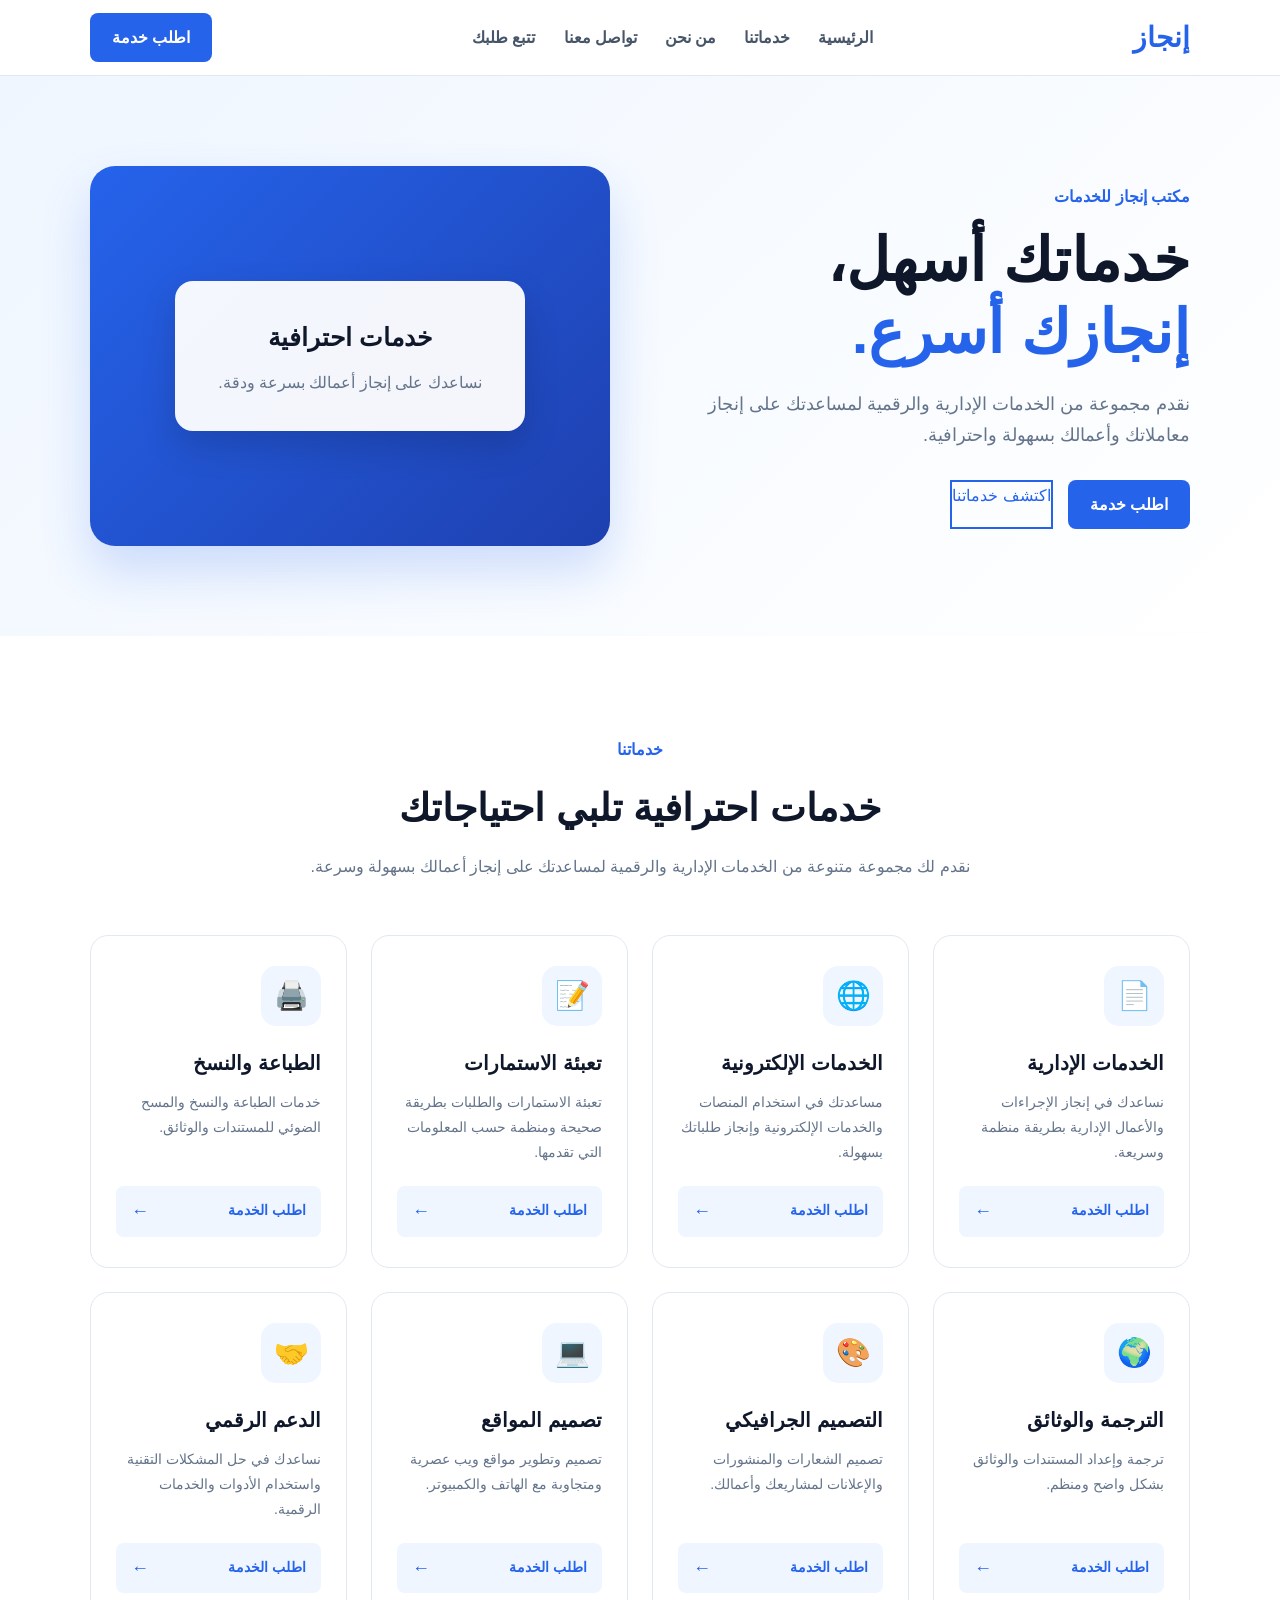
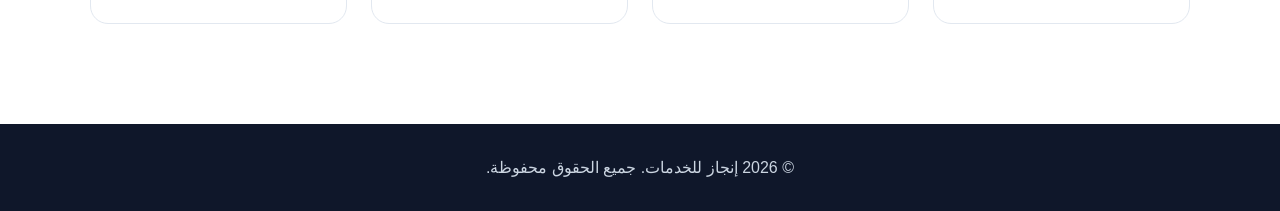
<file: index.html>
<!DOCTYPE html>
<html lang="ar" dir="rtl">

<head>
    <meta charset="UTF-8">
    <meta name="viewport" content="width=device-width, initial-scale=1.0">

    <title>إنجاز | خدمات إدارية ورقمية</title>

    <link rel="stylesheet" href="style.css">
</head>

<body>

    <!-- Navbar -->
    <header class="header">

        <div class="container navbar">

            <a href="index.html" class="logo">
                إنجاز
            </a>

            <nav class="nav">
                <a href="index.html">الرئيسية</a>
                <a href="services.html">خدماتنا</a>
                <a href="about.html">من نحن</a>
                <a href="contact.html">تواصل معنا</a>
                
                <a href="track-order.html">
    تتبع طلبك
</a>
            </nav>

            <a href="booking.html" class="btn">
                اطلب خدمة
            </a>

        </div>

    </header>


    <!-- Hero -->
    <main>

        <section class="hero">

            <div class="container hero-content">

                <div class="hero-text">

                    <span class="hero-label">
                        مكتب إنجاز للخدمات
                    </span>

                    <h1>
                        خدماتك أسهل،
                        <span>إنجازك أسرع.</span>
                    </h1>

                    <p>
                        نقدم مجموعة من الخدمات الإدارية والرقمية
                        لمساعدتك على إنجاز معاملاتك وأعمالك بسهولة
                        واحترافية.
                    </p>

                    <div class="hero-buttons">

                        <a href="booking.html" class="btn">
                            اطلب خدمة
                        </a>

                      <a href="services.html" class="btn-outline">
    اكتشف خدماتنا
</a>

                    </div>

                </div>


                <div class="hero-image">

                    <div class="hero-card">

                        <h3>خدمات احترافية</h3>

                        <p>
                            نساعدك على إنجاز أعمالك
                            بسرعة ودقة.
                        </p>

                    </div>

                </div>

            </div>

        </section>


        <!-- Services Preview -->
        <!-- Services -->
<section class="services-preview" id="services">

    <div class="container">

        <div class="section-heading">

            <span>خدماتنا</span>

            <h2>خدمات احترافية تلبي احتياجاتك</h2>

            <p>
                نقدم لك مجموعة متنوعة من الخدمات الإدارية والرقمية
                لمساعدتك على إنجاز أعمالك بسهولة وسرعة.
            </p>

        </div>


        <div class="services-grid">


            <!-- Service 1 -->
            <div class="service-card">

                <div class="service-icon">
                    📄
                </div>

                <h3>الخدمات الإدارية</h3>

                <p>
                    نساعدك في إنجاز الإجراءات والأعمال الإدارية
                    بطريقة منظمة وسريعة.
                </p>

                <a href="booking.html?service=administrative"
                   class="service-btn">
                    اطلب الخدمة
                    <span>←</span>
                </a>

            </div>


            <!-- Service 2 -->
            <div class="service-card">

                <div class="service-icon">
                    🌐
                </div>

                <h3>الخدمات الإلكترونية</h3>

                <p>
                    مساعدتك في استخدام المنصات والخدمات الإلكترونية
                    وإنجاز طلباتك بسهولة.
                </p>

                <a href="booking.html?service=electronic"
                   class="service-btn">
                    اطلب الخدمة
                    <span>←</span>
                </a>

            </div>


            <!-- Service 3 -->
            <div class="service-card">

                <div class="service-icon">
                    📝
                </div>

                <h3>تعبئة الاستمارات</h3>

                <p>
                    تعبئة الاستمارات والطلبات بطريقة صحيحة
                    ومنظمة حسب المعلومات التي تقدمها.
                </p>

                <a href="booking.html?service=forms"
                   class="service-btn">
                    اطلب الخدمة
                    <span>←</span>
                </a>

            </div>


            <!-- Service 4 -->
            <div class="service-card">

                <div class="service-icon">
                    🖨️
                </div>

                <h3>الطباعة والنسخ</h3>

                <p>
                    خدمات الطباعة والنسخ والمسح الضوئي
                    للمستندات والوثائق.
                </p>

                <a href="booking.html?service=printing"
                   class="service-btn">
                    اطلب الخدمة
                    <span>←</span>
                </a>

            </div>


            <!-- Service 5 -->
            <div class="service-card">

                <div class="service-icon">
                    🌍
                </div>

                <h3>الترجمة والوثائق</h3>

                <p>
                    ترجمة وإعداد المستندات والوثائق
                    بشكل واضح ومنظم.
                </p>

                <a href="booking.html?service=translation"
                   class="service-btn">
                    اطلب الخدمة
                    <span>←</span>
                </a>

            </div>


            <!-- Service 6 -->
            <div class="service-card">

                <div class="service-icon">
                    🎨
                </div>

                <h3>التصميم الجرافيكي</h3>

                <p>
                    تصميم الشعارات والمنشورات والإعلانات
                    لمشاريعك وأعمالك.
                </p>

                <a href="booking.html?service=design"
                   class="service-btn">
                    اطلب الخدمة
                    <span>←</span>
                </a>

            </div>


            <!-- Service 7 -->
            <div class="service-card">

                <div class="service-icon">
                    💻
                </div>

                <h3>تصميم المواقع</h3>

                <p>
                    تصميم وتطوير مواقع ويب عصرية ومتجاوبة
                    مع الهاتف والكمبيوتر.
                </p>

                <a href="booking.html?service=web-design"
                   class="service-btn">
                    اطلب الخدمة
                    <span>←</span>
                </a>

            </div>


            <!-- Service 8 -->
            <div class="service-card">

                <div class="service-icon">
                    🤝
                </div>

                <h3>الدعم الرقمي</h3>

                <p>
                    نساعدك في حل المشكلات التقنية
                    واستخدام الأدوات والخدمات الرقمية.
                </p>

                <a href="booking.html?service=digital-support"
                   class="service-btn">
                    اطلب الخدمة
                    <span>←</span>
                </a>

            </div>


        </div>

    </div>

</section>  
    </main>


    <!-- Footer -->
    <footer class="footer">

        <div class="container">

            <p>
                © 2026 إنجاز للخدمات. جميع الحقوق محفوظة.
            </p>

        </div>

    </footer>
    <script src="main.js"></script>

</body>

</html>
</file>
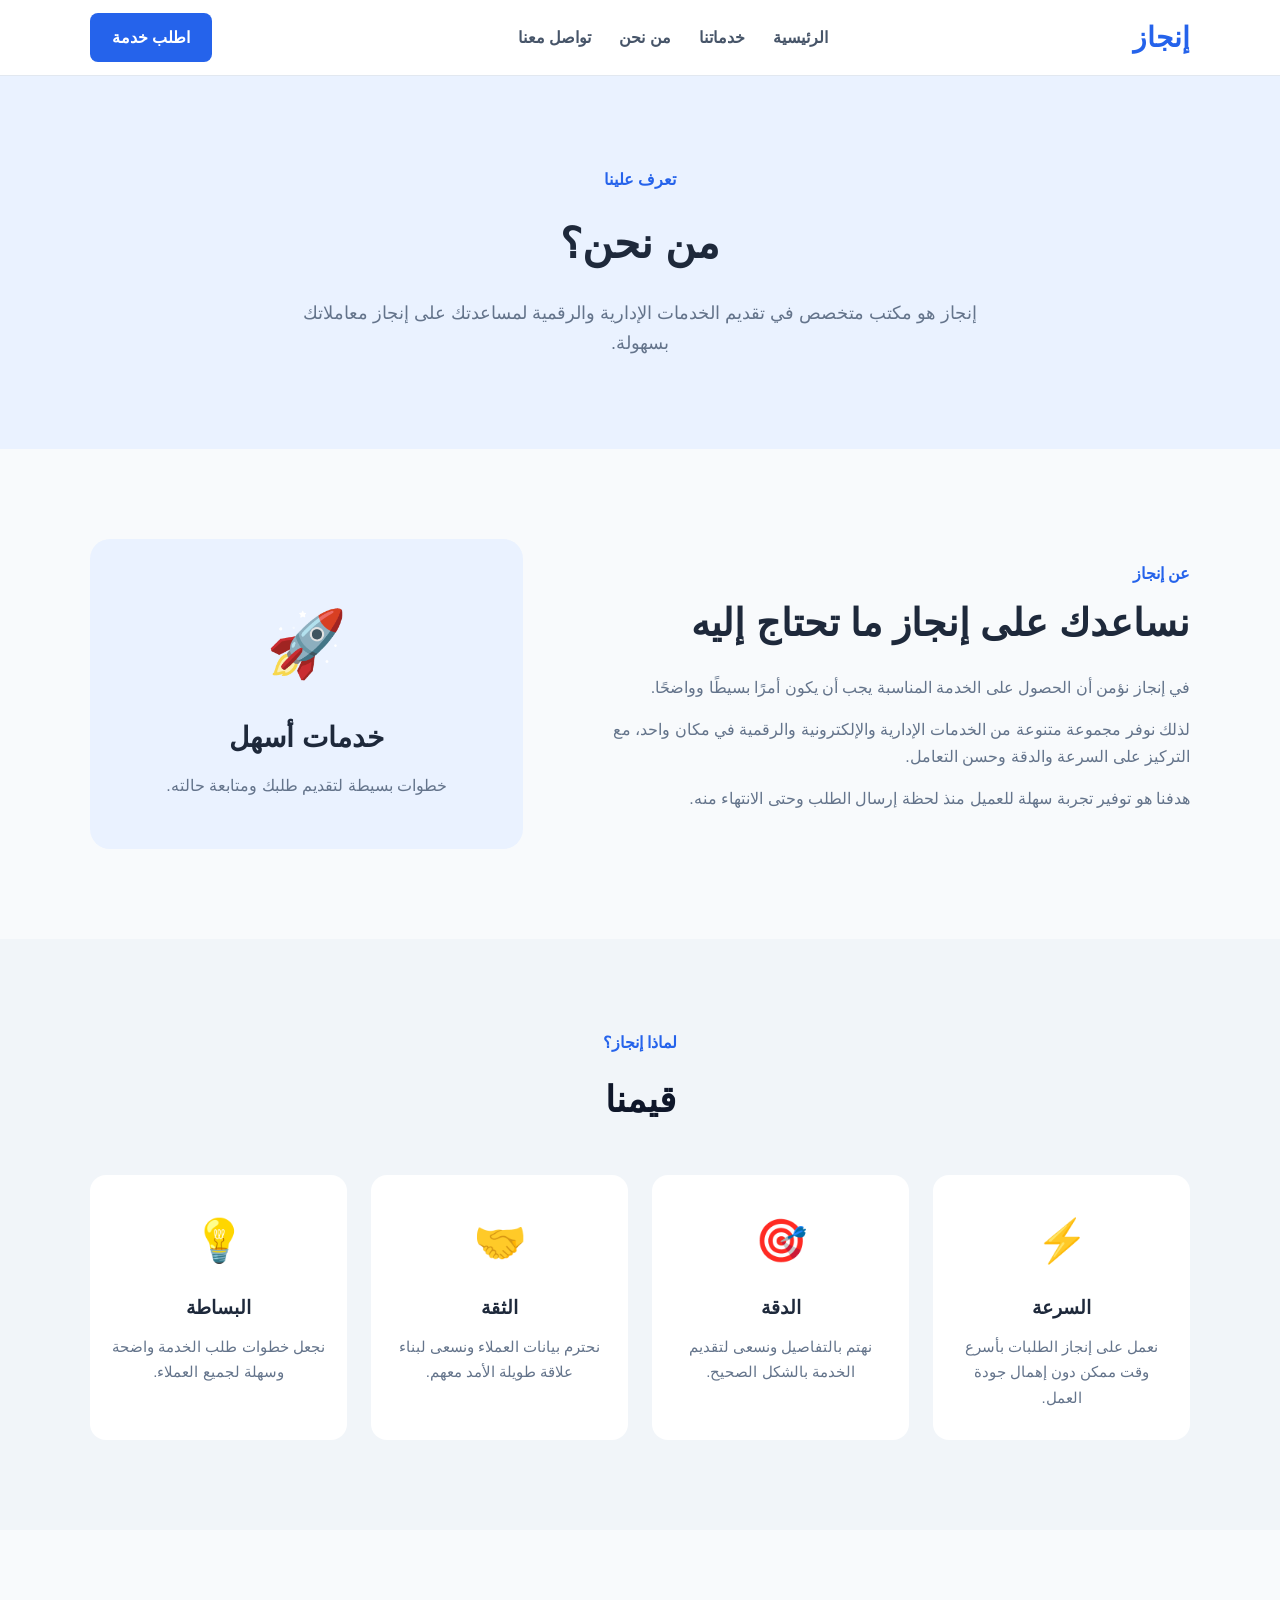
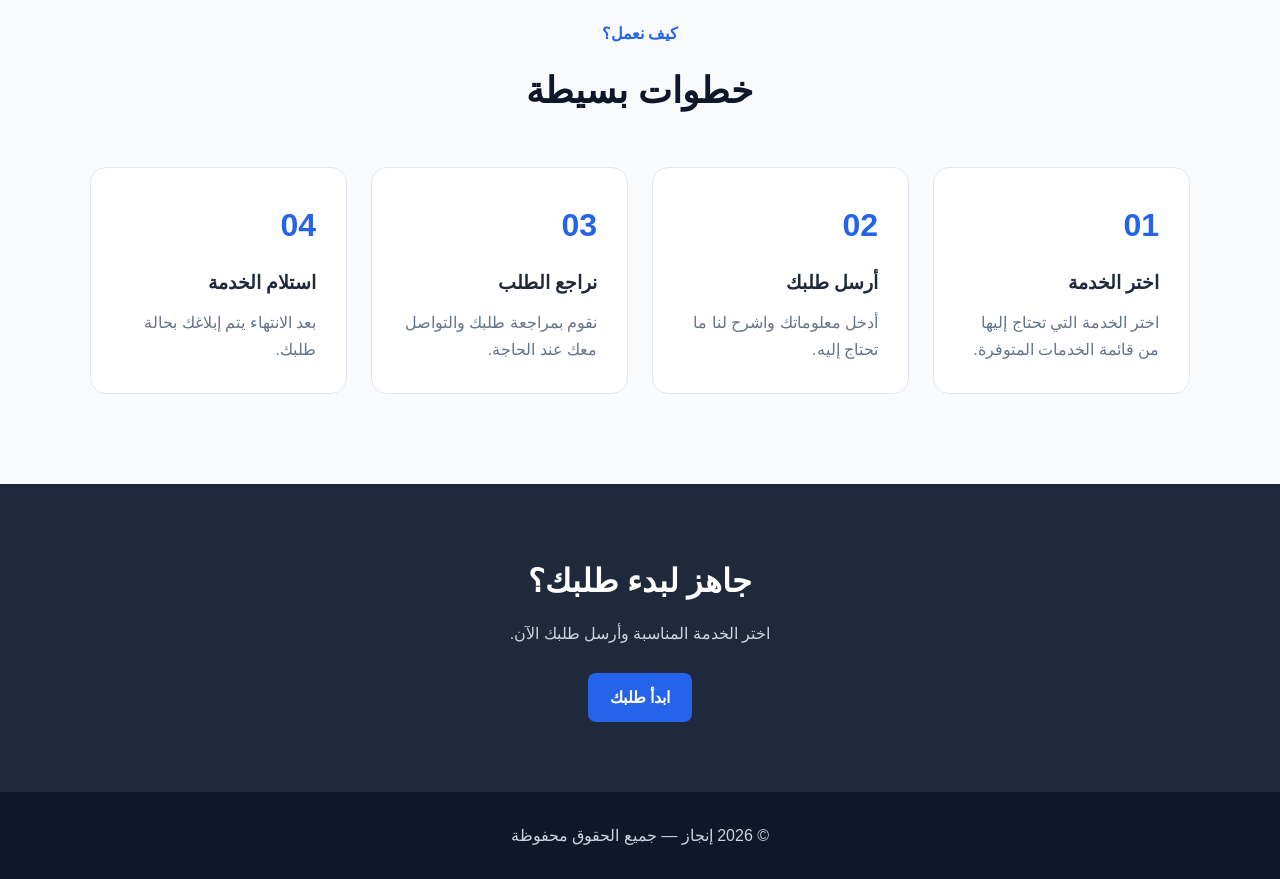
<file: about.html>
<!DOCTYPE html>
<html lang="ar" dir="rtl">

<head>
    <meta charset="UTF-8">
    <meta name="viewport" content="width=device-width, initial-scale=1.0">

    <title>من نحن | إنجاز</title>

    <link rel="stylesheet" href="style.css">
</head>

<body>

    <!-- Header -->
    <header class="header">

        <div class="container navbar">

            <a href="index.html" class="logo">
                إنجاز
            </a>

            <nav class="nav">
                <a href="index.html">الرئيسية</a>
                <a href="services.html">خدماتنا</a>
                <a href="about.html" class="active">من نحن</a>
                <a href="contact.html">تواصل معنا</a>
            </nav>

            <a href="booking.html" class="btn">
                اطلب خدمة
            </a>

        </div>

    </header>


    <!-- Page Hero -->
    <section class="page-hero">

        <div class="container">

            <span class="hero-label">
                تعرف علينا
            </span>

            <h1>
                من نحن؟
            </h1>

            <p>
                إنجاز هو مكتب متخصص في تقديم الخدمات الإدارية
                والرقمية لمساعدتك على إنجاز معاملاتك بسهولة.
            </p>

        </div>

    </section>


    <!-- About -->
    <section class="about-section">

        <div class="container about-grid">

            <div class="about-content">

                <span class="about-label">
                    عن إنجاز
                </span>

                <h2>
                    نساعدك على إنجاز ما تحتاج إليه
                </h2>

                <p>
                    في إنجاز نؤمن أن الحصول على الخدمة المناسبة
                    يجب أن يكون أمرًا بسيطًا وواضحًا.
                </p>

                <p>
                    لذلك نوفر مجموعة متنوعة من الخدمات الإدارية
                    والإلكترونية والرقمية في مكان واحد، مع التركيز
                    على السرعة والدقة وحسن التعامل.
                </p>

                <p>
                    هدفنا هو توفير تجربة سهلة للعميل منذ لحظة
                    إرسال الطلب وحتى الانتهاء منه.
                </p>

            </div>


            <div class="about-box">

                <div class="about-box-icon">
                    🚀
                </div>

                <h3>
                    خدمات أسهل
                </h3>

                <p>
                    خطوات بسيطة لتقديم طلبك ومتابعة حالته.
                </p>

            </div>

        </div>

    </section>


    <!-- Values -->
    <section class="values-section">

        <div class="container">

            <div class="section-heading">

                <span>
                    لماذا إنجاز؟
                </span>

                <h2>
                    قيمنا
                </h2>

            </div>


            <div class="values-grid">

                <div class="value-card">

                    <div class="value-icon">
                        ⚡
                    </div>

                    <h3>
                        السرعة
                    </h3>

                    <p>
                        نعمل على إنجاز الطلبات بأسرع وقت ممكن
                        دون إهمال جودة العمل.
                    </p>

                </div>


                <div class="value-card">

                    <div class="value-icon">
                        🎯
                    </div>

                    <h3>
                        الدقة
                    </h3>

                    <p>
                        نهتم بالتفاصيل ونسعى لتقديم الخدمة
                        بالشكل الصحيح.
                    </p>

                </div>


                <div class="value-card">

                    <div class="value-icon">
                        🤝
                    </div>

                    <h3>
                        الثقة
                    </h3>

                    <p>
                        نحترم بيانات العملاء ونسعى لبناء
                        علاقة طويلة الأمد معهم.
                    </p>

                </div>


                <div class="value-card">

                    <div class="value-icon">
                        💡
                    </div>

                    <h3>
                        البساطة
                    </h3>

                    <p>
                        نجعل خطوات طلب الخدمة واضحة وسهلة
                        لجميع العملاء.
                    </p>

                </div>

            </div>

        </div>

    </section>


    <!-- How We Work -->
    <section class="how-section">

        <div class="container">

            <div class="section-heading">

                <span>
                    كيف نعمل؟
                </span>

                <h2>
                    خطوات بسيطة
                </h2>

            </div>


            <div class="steps-grid">

                <div class="step-card">

                    <div class="step-number">
                        01
                    </div>

                    <h3>
                        اختر الخدمة
                    </h3>

                    <p>
                        اختر الخدمة التي تحتاج إليها من قائمة
                        الخدمات المتوفرة.
                    </p>

                </div>


                <div class="step-card">

                    <div class="step-number">
                        02
                    </div>

                    <h3>
                        أرسل طلبك
                    </h3>

                    <p>
                        أدخل معلوماتك واشرح لنا ما تحتاج إليه.
                    </p>

                </div>


                <div class="step-card">

                    <div class="step-number">
                        03
                    </div>

                    <h3>
                        نراجع الطلب
                    </h3>

                    <p>
                        نقوم بمراجعة طلبك والتواصل معك عند الحاجة.
                    </p>

                </div>


                <div class="step-card">

                    <div class="step-number">
                        04
                    </div>

                    <h3>
                        استلام الخدمة
                    </h3>

                    <p>
                        بعد الانتهاء يتم إبلاغك بحالة طلبك.
                    </p>

                </div>

            </div>

        </div>

    </section>


    <!-- CTA -->
    <section class="services-cta">

        <div class="container">

            <h2>
                جاهز لبدء طلبك؟
            </h2>

            <p>
                اختر الخدمة المناسبة وأرسل طلبك الآن.
            </p>

            <a href="booking.html" class="btn">
                ابدأ طلبك
            </a>

        </div>

    </section>


    <!-- Footer -->
    <footer class="footer">

        <div class="container">

            <p>
                © 2026 إنجاز — جميع الحقوق محفوظة
            </p>

        </div>

    </footer>



</body>

</html>
</file>
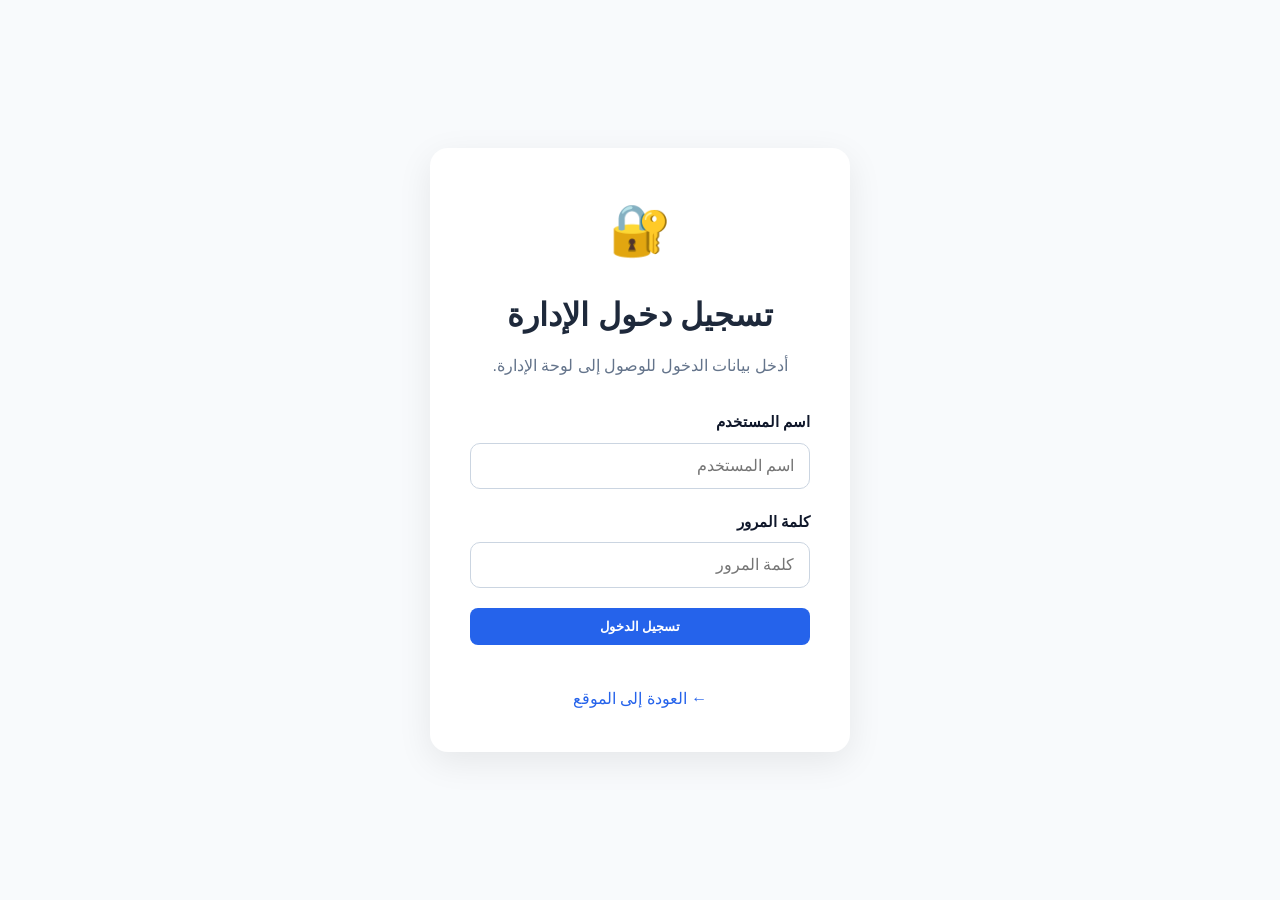
<file: admin-login.html>
<!DOCTYPE html>
<html lang="ar" dir="rtl">

<head>
    <meta charset="UTF-8">
    <meta name="viewport" content="width=device-width, initial-scale=1.0">

    <title>تسجيل دخول الإدارة | إنجاز</title>

    <link rel="stylesheet" href="style.css">
</head>

<body>

    <main class="admin-login-page">

        <div class="admin-login-card">

            <div class="admin-login-icon">
                🔐
            </div>

            <h1>تسجيل دخول الإدارة</h1>

            <p>
                أدخل بيانات الدخول للوصول إلى لوحة الإدارة.
            </p>

            <form id="adminLoginForm">

                <div class="form-group">
                    <label for="adminUsername">
                        اسم المستخدم
                    </label>

                    <input
                        type="text"
                        id="adminUsername"
                        placeholder="اسم المستخدم"
                        required
                    >
                </div>

                <div class="form-group">
                    <label for="adminPassword">
                        كلمة المرور
                    </label>

                    <input
                        type="password"
                        id="adminPassword"
                        placeholder="كلمة المرور"
                        required
                    >
                </div>

                <button
                    type="submit"
                    class="btn admin-login-btn"
                >
                    تسجيل الدخول
                </button>

                <div id="adminLoginMessage"></div>

            </form>

            <a href="index.html" class="back-home">
                ← العودة إلى الموقع
            </a>

        </div>

    </main>

    <script src="admin-login.js"></script>

</body>
</html>
</file>
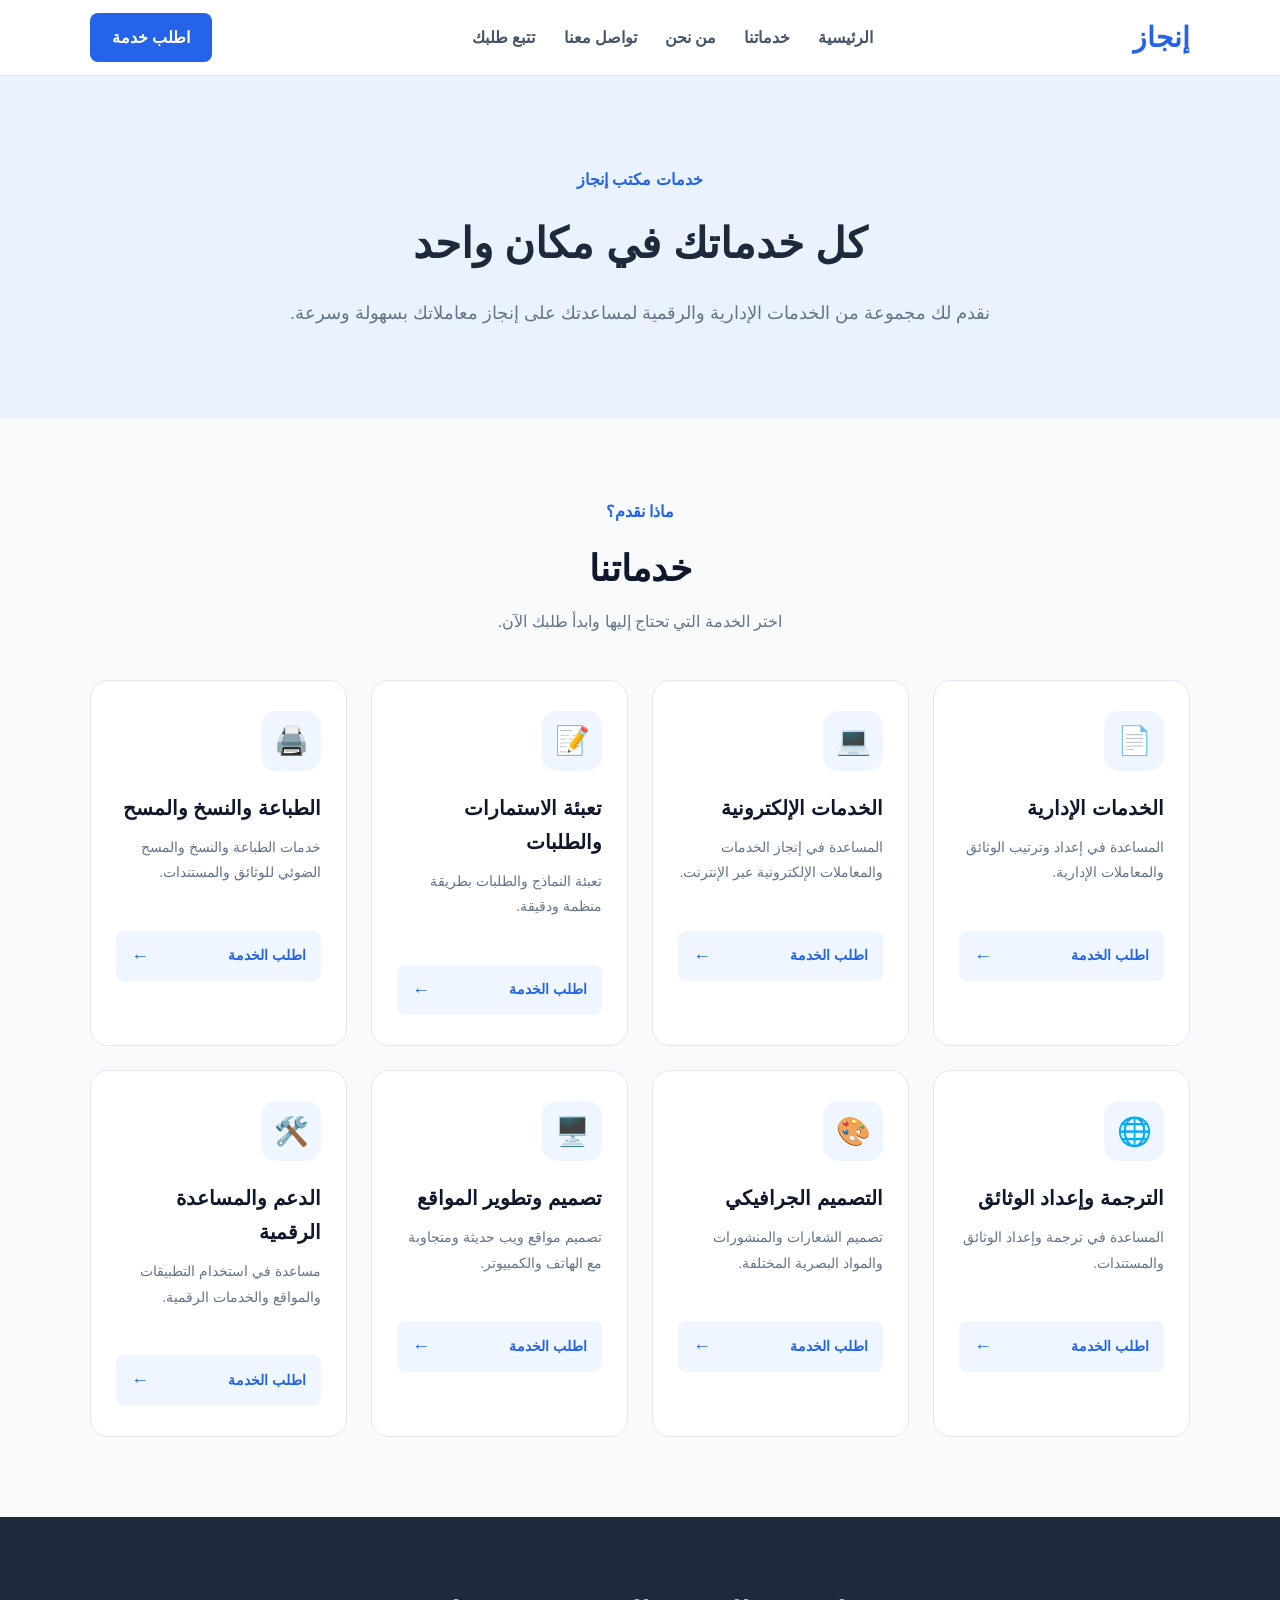
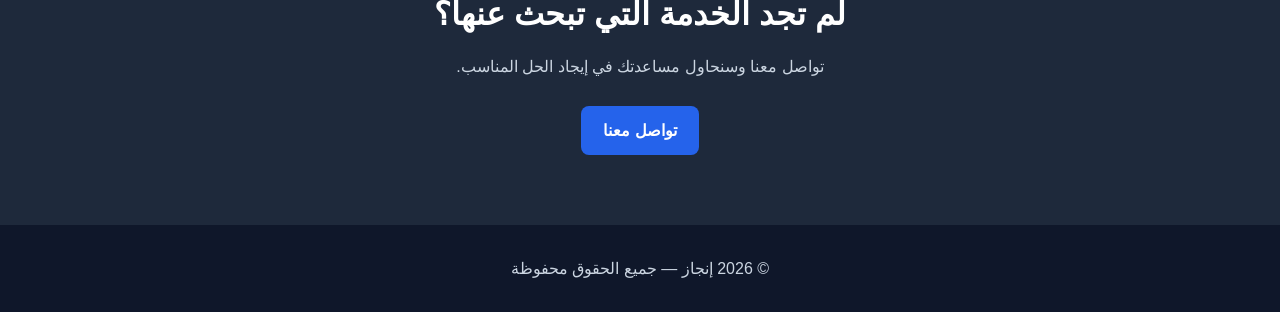
<file: services.html>
<!DOCTYPE html>
<html lang="ar" dir="rtl">

<head>
    <meta charset="UTF-8">
    <meta name="viewport" content="width=device-width, initial-scale=1.0">

    <title>خدماتنا | إنجاز</title>

    <link rel="stylesheet" href="style.css">
</head>

<body>

    <!-- Header -->
    <header class="header">

        <div class="container navbar">

            <a href="index.html" class="logo">
                إنجاز
            </a>

            <nav class="nav">
                <a href="index.html">الرئيسية</a>
                <a href="services.html" class="active">خدماتنا</a>
                <a href="about.html">من نحن</a>
                <a href="contact.html">تواصل معنا</a>
                
                <a href="track-order.html">تتبع طلبك</a>
            </nav>

            <a href="booking.html" class="btn">
                اطلب خدمة
            </a>

        </div>

    </header>


    <!-- Page Hero -->
    <section class="page-hero">

        <div class="container">

            <span class="hero-label">
                خدمات مكتب إنجاز
            </span>

            <h1>
                كل خدماتك في مكان واحد
            </h1>

            <p>
                نقدم لك مجموعة من الخدمات الإدارية والرقمية
                لمساعدتك على إنجاز معاملاتك بسهولة وسرعة.
            </p>

        </div>

    </section>


    <!-- Services -->
    <section class="all-services">

        <div class="container">

            <div class="section-heading">

                <span>
                    ماذا نقدم؟
                </span>

                <h2>
                    خدماتنا
                </h2>

                <p>
                    اختر الخدمة التي تحتاج إليها
                    وابدأ طلبك الآن.
                </p>

            </div>


            <div class="services-grid">


                <!-- 1 -->
                <div class="service-card">

                    <div class="service-icon">
                        📄
                    </div>

                    <h3>
                        الخدمات الإدارية
                    </h3>

                    <p>
                        المساعدة في إعداد وترتيب الوثائق
                        والمعاملات الإدارية.
                    </p>

                    <a
                        href="booking.html?service=administrative"
                        class="service-btn"
                    >
                        اطلب الخدمة
                        <span>←</span>
                    </a>

                </div>


                <!-- 2 -->
                <div class="service-card">

                    <div class="service-icon">
                        💻
                    </div>

                    <h3>
                        الخدمات الإلكترونية
                    </h3>

                    <p>
                        المساعدة في إنجاز الخدمات والمعاملات
                        الإلكترونية عبر الإنترنت.
                    </p>

                    <a
                        href="booking.html?service=electronic"
                        class="service-btn"
                    >
                        اطلب الخدمة
                        <span>←</span>
                    </a>

                </div>


                <!-- 3 -->
                <div class="service-card">

                    <div class="service-icon">
                        📝
                    </div>

                    <h3>
                        تعبئة الاستمارات والطلبات
                    </h3>

                    <p>
                        تعبئة النماذج والطلبات بطريقة منظمة
                        ودقيقة.
                    </p>

                    <a
                        href="booking.html?service=forms"
                        class="service-btn"
                    >
                        اطلب الخدمة
                        <span>←</span>
                    </a>

                </div>


                <!-- 4 -->
                <div class="service-card">

                    <div class="service-icon">
                        🖨️
                    </div>

                    <h3>
                        الطباعة والنسخ والمسح
                    </h3>

                    <p>
                        خدمات الطباعة والنسخ والمسح الضوئي
                        للوثائق والمستندات.
                    </p>

                    <a
                        href="booking.html?service=printing"
                        class="service-btn"
                    >
                        اطلب الخدمة
                        <span>←</span>
                    </a>

                </div>


                <!-- 5 -->
                <div class="service-card">

                    <div class="service-icon">
                        🌐
                    </div>

                    <h3>
                        الترجمة وإعداد الوثائق
                    </h3>

                    <p>
                        المساعدة في ترجمة وإعداد الوثائق
                        والمستندات.
                    </p>

                    <a
                        href="booking.html?service=translation"
                        class="service-btn"
                    >
                        اطلب الخدمة
                        <span>←</span>
                    </a>

                </div>


                <!-- 6 -->
                <div class="service-card">

                    <div class="service-icon">
                        🎨
                    </div>

                    <h3>
                        التصميم الجرافيكي
                    </h3>

                    <p>
                        تصميم الشعارات والمنشورات والمواد
                        البصرية المختلفة.
                    </p>

                    <a
                        href="booking.html?service=design"
                        class="service-btn"
                    >
                        اطلب الخدمة
                        <span>←</span>
                    </a>

                </div>


                <!-- 7 -->
                <div class="service-card">

                    <div class="service-icon">
                        🖥️
                    </div>

                    <h3>
                        تصميم وتطوير المواقع
                    </h3>

                    <p>
                        تصميم مواقع ويب حديثة ومتجاوبة
                        مع الهاتف والكمبيوتر.
                    </p>

                    <a
                        href="booking.html?service=web-design"
                        class="service-btn"
                    >
                        اطلب الخدمة
                        <span>←</span>
                    </a>

                </div>


                <!-- 8 -->
                <div class="service-card">

                    <div class="service-icon">
                        🛠️
                    </div>

                    <h3>
                        الدعم والمساعدة الرقمية
                    </h3>

                    <p>
                        مساعدة في استخدام التطبيقات والمواقع
                        والخدمات الرقمية.
                    </p>

                    <a
                        href="booking.html?service=digital-support"
                        class="service-btn"
                    >
                        اطلب الخدمة
                        <span>←</span>
                    </a>

                </div>

            </div>

        </div>

    </section>


    <!-- CTA -->
    <section class="services-cta">

        <div class="container">

            <h2>
                لم تجد الخدمة التي تبحث عنها؟
            </h2>

            <p>
                تواصل معنا وسنحاول مساعدتك في إيجاد الحل المناسب.
            </p>

            <a href="contact.html" class="btn">
                تواصل معنا
            </a>

        </div>

    </section>


    <!-- Footer -->
    <footer class="footer">

        <div class="container">

            <p>
                © 2026 إنجاز — جميع الحقوق محفوظة
            </p>

        </div>

    </footer>



</body>

</html>
</file>
<file: style.css>
/* =========================
   General
========================= */

* {
    margin: 0;
    padding: 0;
    box-sizing: border-box;
}

html {
    scroll-behavior: smooth;
}

body {
    font-family: Arial, sans-serif;
    background: #f8fafc;
    color: #1e293b;
    line-height: 1.7;
}

a {
    text-decoration: none;
    color: inherit;
}

.container {
    width: min(1100px, 90%);
    margin: auto;
}


/* =========================
   Navbar
========================= */

.header {
    background: #ffffff;
    border-bottom: 1px solid #e2e8f0;
    position: sticky;
    top: 0;
    z-index: 1000;
}

.navbar {
    min-height: 75px;

    display: flex;
    align-items: center;
    justify-content: space-between;
    gap: 30px;
}

.logo {
    font-size: 28px;
    font-weight: 800;
    color: #2563eb;
}

.nav {
    display: flex;
    align-items: center;
    gap: 28px;
}

.nav a {
    color: #475569;
    font-weight: 600;
    transition: 0.3s;
}

.nav a:hover {
    color: #2563eb;
}


/* =========================
   Buttons
========================= */

.btn {
    display: inline-block;

    padding: 11px 22px;

    background: #2563eb;
    color: white;

    border-radius: 8px;

    font-weight: 700;

    transition: 0.3s;
}

.btn:hover {
    background: #1d4ed8;
    transform: translateY(-2px);
}

.btn-outline {
    background: transparent;
    color: #2563eb;
    border: 2px solid #2563eb;
}

.btn-outline:hover {
    background: #2563eb;
    color: white;
}


/* =========================
   Hero
========================= */

.hero {
    padding: 90px 0;
    background: linear-gradient(
        135deg,
        #eff6ff,
        #ffffff
    );
}

.hero-content {
    display: grid;

    grid-template-columns: 1fr 1fr;

    align-items: center;

    gap: 60px;
}

.hero-label {
    display: inline-block;

    margin-bottom: 15px;

    color: #2563eb;

    font-weight: 700;
}

.hero h1 {
    font-size: clamp(38px, 5vw, 60px);

    line-height: 1.2;

    margin-bottom: 20px;

    color: #0f172a;
}

.hero h1 span {
    color: #2563eb;
}

.hero p {
    max-width: 550px;

    color: #64748b;

    font-size: 18px;

    margin-bottom: 30px;
}

.hero-buttons {
    display: flex;

    gap: 15px;

    flex-wrap: wrap;
}


/* =========================
   Hero Visual
========================= */

.hero-image {
    min-height: 380px;

    border-radius: 25px;

    background: linear-gradient(
        135deg,
        #2563eb,
        #1e40af
    );

    display: flex;

    align-items: center;
    justify-content: center;

    padding: 40px;

    box-shadow: 0 25px 50px rgba(37, 99, 235, 0.2);
}

.hero-card {
    width: 100%;

    max-width: 350px;

    padding: 35px;

    background: rgba(255, 255, 255, 0.95);

    border-radius: 18px;

    text-align: center;

    box-shadow: 0 15px 35px rgba(0, 0, 0, 0.15);
}

.hero-card h3 {
    margin-bottom: 10px;

    font-size: 25px;

    color: #0f172a;
}

.hero-card p {
    margin: 0;

    font-size: 16px;
}


/* =========================
   Services
========================= */

.services-preview {
    padding: 100px 0;
    background: #ffffff;
}

.section-heading {
    text-align: center;
    max-width: 700px;
    margin: 0 auto 55px;
}

.section-heading span {
    display: inline-block;

    color: #2563eb;

    font-weight: 700;

    margin-bottom: 5px;
}

.section-heading h2 {
    font-size: 38px;

    color: #0f172a;

    margin: 8px 0 12px;
}

.section-heading p {
    color: #64748b;

    font-size: 16px;
}


/* Services Grid */

.services-grid {
    display: grid;

    grid-template-columns: repeat(4, 1fr);

    gap: 24px;
}


/* Service Card */

.service-card {
    position: relative;

    padding: 30px 25px;

    background: #ffffff;

    border: 1px solid #e2e8f0;

    border-radius: 18px;

    transition: 0.35s;

    overflow: hidden;
}

.service-card::before {
    content: "";

    position: absolute;

    top: 0;
    right: 0;

    width: 100%;
    height: 4px;

    background: #2563eb;

    transform: scaleX(0);

    transform-origin: right;

    transition: 0.35s;
}

.service-card:hover {
    transform: translateY(-8px);

    border-color: #bfdbfe;

    box-shadow: 0 20px 40px rgba(15, 23, 42, 0.10);
}

.service-card:hover::before {
    transform: scaleX(1);
}


/* Service Icon */

.service-icon {
    width: 60px;
    height: 60px;

    display: flex;

    align-items: center;
    justify-content: center;

    background: #eff6ff;

    border-radius: 15px;

    font-size: 28px;

    margin-bottom: 20px;

    transition: 0.3s;
}

.service-card:hover .service-icon {
    transform: scale(1.08);

    background: #dbeafe;
}


/* Service Title */

.service-card h3 {
    font-size: 20px;

    color: #0f172a;

    margin-bottom: 10px;
}


/* Service Description */

.service-card p {
    color: #64748b;

    font-size: 14px;

    line-height: 1.8;

    min-height: 76px;

    margin-bottom: 20px;
}


/* Service Button */

.service-btn {
    display: flex;

    align-items: center;
    justify-content: space-between;

    width: 100%;

    padding: 10px 15px;

    border-radius: 8px;

    background: #eff6ff;

    color: #2563eb;

    font-size: 14px;

    font-weight: 700;

    transition: 0.3s;
}

.service-btn span {
    font-size: 18px;

    transition: 0.3s;
}

.service-btn:hover {
    background: #2563eb;

    color: #ffffff;
}

.service-btn:hover span {
    transform: translateX(-5px);
}
/* =========================
   Footer
========================= */

.footer {
    padding: 30px 0;

    background: #0f172a;

    color: #cbd5e1;

    text-align: center;
}


@media (max-width: 1000px) {

    .services-grid {
        grid-template-columns: repeat(2, 1fr);
    }

}


@media (max-width: 900px) {

    .nav {
        gap: 15px;
    }

    .hero-content {
        grid-template-columns: 1fr;

        text-align: center;
    }

    .hero p {
        margin-left: auto;
        margin-right: auto;
    }

    .hero-buttons {
        justify-content: center;
    }

}


@media (max-width: 650px) {

    .navbar {
        flex-wrap: wrap;

        justify-content: center;

        padding: 15px 0;
    }

    .logo {
        width: 100%;

        text-align: center;
    }

    .nav {
        order: 3;

        width: 100%;

        justify-content: center;

        flex-wrap: wrap;
    }

    .navbar > .btn {
        display: none;
    }

    .hero {
        padding: 60px 0;
    }

    .hero h1 {
        font-size: 40px;
    }

    .hero-image {
        min-height: 280px;
    }

    .services-preview {
        padding: 70px 0;
    }

    .section-heading h2 {
        font-size: 30px;
    }

    .services-grid {
        grid-template-columns: 1fr;
    }


}

/* =========================
   Booking Page
========================= */

.booking-section {
    padding: 90px 0;
    background: #f8fafc;
}

.booking-wrapper {
    display: grid;

    grid-template-columns: 1.5fr 0.8fr;

    gap: 30px;

    align-items: start;
}


/* Form */

.booking-form {
    background: #ffffff;

    padding: 35px;

    border-radius: 18px;

    border: 1px solid #e2e8f0;

    box-shadow: 0 15px 35px rgba(15, 23, 42, 0.06);
}

.form-group {
    margin-bottom: 22px;
}

.form-group label {
    display: block;

    margin-bottom: 8px;

    color: #0f172a;

    font-weight: 700;

    font-size: 15px;
}

.form-group input,
.form-group select,
.form-group textarea {
    width: 100%;

    padding: 13px 15px;

    border: 1px solid #cbd5e1;

    border-radius: 9px;

    background: #ffffff;

    color: #1e293b;

    font-family: inherit;

    font-size: 15px;

    outline: none;

    transition: 0.3s;
}

.form-group textarea {
    resize: vertical;
}

.form-group input:focus,
.form-group select:focus,
.form-group textarea:focus {
    border-color: #2563eb;

    box-shadow: 0 0 0 3px rgba(37, 99, 235, 0.1);
}


/* Form Row */

.form-row {
    display: grid;

    grid-template-columns: 1fr 1fr;

    gap: 20px;
}


/* Submit */

.submit-btn {
    width: 100%;

    border: none;

    cursor: pointer;

    font-family: inherit;

    font-size: 16px;
}


/* Form Message */

#formMessage {
    margin-top: 15px;

    text-align: center;

    font-weight: 600;
}


/* Information Cards */

.booking-info {
    display: flex;

    flex-direction: column;

    gap: 18px;
}

.info-card {
    background: #ffffff;

    padding: 25px;

    border-radius: 16px;

    border: 1px solid #e2e8f0;

    transition: 0.3s;
}

.info-card:hover {
    transform: translateY(-4px);

    box-shadow: 0 12px 25px rgba(15, 23, 42, 0.08);
}

.info-icon {
    width: 50px;
    height: 50px;

    display: flex;

    align-items: center;
    justify-content: center;

    background: #eff6ff;

    border-radius: 12px;

    font-size: 24px;

    margin-bottom: 15px;
}

.info-card h3 {
    margin-bottom: 7px;

    color: #0f172a;
}

.info-card p {
    color: #64748b;

    font-size: 14px;

    line-height: 1.8;
}


/* Booking Responsive */

@media (max-width: 800px) {

    .booking-wrapper {
        grid-template-columns: 1fr;
    }

}


@media (max-width: 600px) {

    .booking-section {
        padding: 60px 0;
    }

    .booking-form {
        padding: 25px 20px;
    }

    .form-row {
        grid-template-columns: 1fr;

        gap: 0;
    }

}

/* =========================
   Orders Page
========================= */

.orders-section {
    padding: 90px 0;

    min-height: 70vh;

    background: #f8fafc;
}

.orders-container {
    max-width: 850px;

    margin: auto;

    display: flex;

    flex-direction: column;

    gap: 20px;
}


/* Order Card */

.order-card {
    background: #ffffff;

    border: 1px solid #e2e8f0;

    border-radius: 16px;

    overflow: hidden;

    transition: 0.3s;
}

.order-card:hover {
    transform: translateY(-4px);

    box-shadow: 0 15px 30px rgba(15, 23, 42, 0.08);
}


/* Order Header */

.order-header {
    display: flex;

    align-items: center;

    justify-content: space-between;

    gap: 20px;

    padding: 20px 25px;

    border-bottom: 1px solid #e2e8f0;
}

.order-header > div {
    display: flex;

    flex-direction: column;

    gap: 3px;
}

.order-label {
    color: #64748b;

    font-size: 12px;
}

.order-header strong {
    color: #0f172a;

    font-size: 17px;
}


/* Status */

.order-status {
    padding: 6px 13px;

    border-radius: 20px;

    font-size: 13px;

    font-weight: 700;
}

.status-pending {
    background: #fef3c7;

    color: #92400e;
}

.status-progress {
    background: #dbeafe;

    color: #1d4ed8;
}

.status-completed {
    background: #dcfce7;

    color: #166534;
}

.status-cancelled {
    background: #fee2e2;

    color: #991b1b;
}


/* Order Body */

.order-body {
    padding: 25px;
}

.order-body h3 {
    color: #0f172a;

    margin-bottom: 8px;
}

.order-body p {
    color: #64748b;

    font-size: 14px;

    line-height: 1.8;
}


/* Order Footer */

.order-footer {
    display: flex;

    justify-content: space-between;

    gap: 15px;

    padding: 15px 25px;

    background: #f8fafc;

    color: #64748b;

    font-size: 13px;
}


/* Empty Orders */

.empty-orders {
    text-align: center;

    background: #ffffff;

    padding: 60px 30px;

    border-radius: 18px;

    border: 1px solid #e2e8f0;
}

.empty-icon {
    font-size: 50px;

    margin-bottom: 15px;
}

.empty-orders h3 {
    color: #0f172a;

    margin-bottom: 8px;
}

.empty-orders p {
    color: #64748b;

    margin-bottom: 25px;
}
/* =========================
   Admin Dashboard
========================= */

.admin-section {
    padding: 70px 0;

    min-height: 80vh;

    background: #f8fafc;
}

.admin-header {
    margin-bottom: 35px;
}

.admin-header span {
    color: #2563eb;

    font-weight: 700;
}

.admin-header h1 {
    font-size: 38px;

    color: #0f172a;

    margin: 5px 0;
}

.admin-header p {
    color: #64748b;
}


/* Statistics */

.stats-grid {
    display: grid;

    grid-template-columns: repeat(4, 1fr);

    gap: 20px;

    margin-bottom: 40px;
}

.stat-card {
    display: flex;

    align-items: center;

    gap: 15px;

    padding: 25px;

    background: #ffffff;

    border: 1px solid #e2e8f0;

    border-radius: 16px;
}

.stat-icon {
    width: 52px;
    height: 52px;

    display: flex;

    align-items: center;
    justify-content: center;

    background: #eff6ff;

    border-radius: 12px;

    font-size: 23px;
}

.stat-card div {
    display: flex;

    flex-direction: column;

    gap: 3px;
}

.stat-card div span {
    color: #64748b;

    font-size: 13px;
}

.stat-card strong {
    color: #0f172a;

    font-size: 27px;
}


/* Orders */

.admin-orders {
    background: #ffffff;

    border: 1px solid #e2e8f0;

    border-radius: 18px;

    overflow: hidden;
}

.admin-orders-header {
    display: flex;

    align-items: center;
    justify-content: space-between;

    padding: 22px 25px;

    border-bottom: 1px solid #e2e8f0;
}

.admin-orders-header h2 {
    color: #0f172a;

    font-size: 22px;
}

.refresh-btn {
    border: none;

    padding: 9px 17px;

    border-radius: 8px;

    background: #eff6ff;

    color: #2563eb;

    font-family: inherit;

    font-weight: 700;

    cursor: pointer;
}


/* Admin Order */

.admin-orders-container {
    display: flex;

    flex-direction: column;
}

.admin-order {
    padding: 25px;

    border-bottom: 1px solid #e2e8f0;
}

.admin-order:last-child {
    border-bottom: none;
}

.admin-order-top {
    display: flex;

    justify-content: space-between;

    align-items: center;

    gap: 20px;

    margin-bottom: 18px;
}

.admin-order-id {
    display: flex;

    flex-direction: column;

    gap: 3px;
}

.admin-order-id span {
    color: #64748b;

    font-size: 12px;
}

.admin-order-id strong {
    color: #0f172a;

    font-size: 17px;
}


/* Customer */

.customer-info {
    display: grid;

    grid-template-columns: repeat(3, 1fr);

    gap: 15px;

    margin-bottom: 18px;
}

.customer-info div {
    padding: 12px;

    background: #f8fafc;

    border-radius: 8px;
}

.customer-info span {
    display: block;

    color: #64748b;

    font-size: 12px;

    margin-bottom: 3px;
}

.customer-info strong {
    color: #334155;

    font-size: 14px;
}


/* Order Message */

.admin-order-message {
    padding: 15px;

    background: #f8fafc;

    border-radius: 10px;

    color: #475569;

    font-size: 14px;

    margin-bottom: 20px;
}


/* Actions */

.admin-actions {
    display: flex;

    align-items: center;

    gap: 12px;
}

.status-select {
    padding: 10px 13px;

    border: 1px solid #cbd5e1;

    border-radius: 8px;

    background: #ffffff;

    font-family: inherit;

    cursor: pointer;

    outline: none;
}

.delete-order-btn {
    padding: 10px 15px;

    border: none;

    border-radius: 8px;

    background: #fee2e2;

    color: #dc2626;

    font-family: inherit;

    font-weight: 700;

    cursor: pointer;
}


/* Empty */

.admin-empty {
    padding: 60px 20px;

    text-align: center;

    color: #64748b;
}


/* Responsive */

@media (max-width: 900px) {

    .stats-grid {
        grid-template-columns: repeat(2, 1fr);
    }

    .customer-info {
        grid-template-columns: 1fr 1fr;
    }

}


@media (max-width: 600px) {

    .admin-section {
        padding: 50px 0;
    }

    .stats-grid {
        grid-template-columns: 1fr;
    }

    .customer-info {
        grid-template-columns: 1fr;
    }

    .admin-order-top {
        align-items: flex-start;

        flex-direction: column;
    }

    .admin-actions {
        flex-direction: column;

        align-items: stretch;
    }

    .status-select,
    .delete-order-btn {
        width: 100%;
    }

}

/* ===============================
   Admin Login
================================ */

.admin-login-page {
    min-height: 100vh;

    display: flex;
    align-items: center;
    justify-content: center;

    padding: 30px;
}

.admin-login-card {
    width: min(420px, 100%);

    background: #ffffff;

    padding: 40px;

    border-radius: 18px;

    box-shadow: 0 10px 35px rgba(0, 0, 0, 0.08);

    text-align: center;
}

.admin-login-icon {
    font-size: 50px;
    margin-bottom: 15px;
}

.admin-login-card h1 {
    margin-bottom: 10px;
}

.admin-login-card > p {
    color: #64748b;
    margin-bottom: 30px;
}

.form-group {
    text-align: right;
    margin-bottom: 20px;
}

.form-group label {
    display: block;
    margin-bottom: 8px;
    font-weight: bold;
}

.form-group input {
    width: 100%;

    padding: 13px 15px;

    border: 1px solid #cbd5e1;

    border-radius: 10px;

    font-size: 16px;

    outline: none;
}

.form-group input:focus {
    border-color: #2563eb;
}

.admin-login-btn {
    width: 100%;
    border: none;
    cursor: pointer;
}

#adminLoginMessage {
    margin-top: 15px;
    font-weight: bold;
}

.back-home {
    display: inline-block;
    margin-top: 25px;
    color: #2563eb;
}

.logout-btn {
    border: none;
    background: #dc2626;
    color: white;
    padding: 10px 18px;
    border-radius: 8px;
    cursor: pointer;
}

.logout-btn:hover {
    opacity: 0.9;
}

/* ===============================
   Services Page
================================ */

.page-hero {
    padding: 90px 0;
    text-align: center;
    background: #eaf2ff;
}

.page-hero .hero-label {
    display: inline-block;
    margin-bottom: 15px;
    color: #2563eb;
    font-weight: bold;
}

.page-hero h1 {
    font-size: 42px;
    margin-bottom: 18px;
}

.page-hero p {
    max-width: 700px;
    margin: auto;
    color: #64748b;
    font-size: 18px;
}

.all-services {
    padding: 80px 0;
}

.all-services .section-heading {
    text-align: center;
    margin-bottom: 45px;
}

.all-services .section-heading span {
    color: #2563eb;
    font-weight: bold;
}

.all-services .section-heading h2 {
    font-size: 36px;
    margin: 8px 0;
}

.all-services .section-heading p {
    color: #64748b;
}

.services-cta {
    padding: 70px 20px;
    text-align: center;
    background: #1e293b;
    color: white;
}

.services-cta h2 {
    font-size: 32px;
    margin-bottom: 12px;
}

.services-cta p {
    margin-bottom: 25px;
    color: #cbd5e1;
}

.services-cta .btn {
    display: inline-block;
}

/* ===============================
   About Page
================================ */

.about-section {
    padding: 90px 0;
}

.about-grid {
    display: grid;
    grid-template-columns: 1.4fr 1fr;
    gap: 60px;
    align-items: center;
}

.about-label {
    color: #2563eb;
    font-weight: bold;
}

.about-content h2 {
    font-size: 38px;
    line-height: 1.3;
    margin: 12px 0 25px;
}

.about-content p {
    color: #64748b;
    margin-bottom: 15px;
}

.about-box {
    background: #eaf2ff;
    padding: 50px 35px;
    border-radius: 20px;
    text-align: center;
}

.about-box-icon {
    font-size: 65px;
    margin-bottom: 15px;
}

.about-box h3 {
    font-size: 28px;
    margin-bottom: 10px;
}

.about-box p {
    color: #64748b;
}

.values-section {
    padding: 90px 0;
    background: #f1f5f9;
}

.values-section .section-heading,
.how-section .section-heading {
    text-align: center;
    margin-bottom: 45px;
}

.values-section .section-heading span,
.how-section .section-heading span {
    color: #2563eb;
    font-weight: bold;
}

.values-section .section-heading h2,
.how-section .section-heading h2 {
    font-size: 36px;
    margin-top: 8px;
}

.values-grid {
    display: grid;
    grid-template-columns: repeat(4, 1fr);
    gap: 24px;
}

.value-card {
    background: white;
    padding: 30px 22px;
    border-radius: 16px;
    text-align: center;
}

.value-icon {
    font-size: 42px;
    margin-bottom: 15px;
}

.value-card h3 {
    margin-bottom: 10px;
}

.value-card p {
    color: #64748b;
    font-size: 15px;
}

.how-section {
    padding: 90px 0;
}

.steps-grid {
    display: grid;
    grid-template-columns: repeat(4, 1fr);
    gap: 24px;
}

.step-card {
    position: relative;
    padding: 30px;
    border: 1px solid #e2e8f0;
    border-radius: 16px;
    background: white;
}

.step-number {
    font-size: 32px;
    font-weight: bold;
    color: #2563eb;
    margin-bottom: 15px;
}

.step-card h3 {
    margin-bottom: 10px;
}

.step-card p {
    color: #64748b;
}


/* Responsive */

@media (max-width: 900px) {

    .about-grid {
        grid-template-columns: 1fr;
    }

    .values-grid,
    .steps-grid {
        grid-template-columns: repeat(2, 1fr);
    }

}

@media (max-width: 600px) {

    .page-hero {
        padding: 65px 0;
    }

    .page-hero h1 {
        font-size: 32px;
    }

    .about-content h2 {
        font-size: 30px;
    }

    .values-grid,
    .steps-grid {
        grid-template-columns: 1fr;
    }

}

/* ===============================
   Contact Page
================================ */

.contact-section {
    padding: 90px 0;
}

.contact-grid {
    display: grid;
    grid-template-columns: 0.9fr 1.1fr;
    gap: 60px;
    align-items: start;
}

.contact-info h2 {
    font-size: 36px;
    margin: 10px 0 15px;
}

.contact-info > p {
    color: #64748b;
    margin-bottom: 35px;
}

.contact-item {
    display: flex;
    align-items: center;
    gap: 15px;
    margin-bottom: 22px;
}

.contact-item-icon {
    width: 50px;
    height: 50px;

    display: flex;
    align-items: center;
    justify-content: center;

    background: #eaf2ff;
    border-radius: 12px;

    font-size: 22px;
}

.contact-item span {
    display: block;
    color: #64748b;
    font-size: 14px;
}

.contact-item strong {
    display: block;
    margin-top: 2px;
}

.contact-form-card {
    background: white;
    padding: 40px;

    border-radius: 20px;

    box-shadow:
        0 10px 35px rgba(0, 0, 0, 0.07);
}

.contact-form-card h2 {
    font-size: 30px;
    margin-bottom: 5px;
}

.contact-form-card > p {
    color: #64748b;
    margin-bottom: 30px;
}

.form-row {
    display: grid;
    grid-template-columns: 1fr 1fr;
    gap: 18px;
}

.contact-form-card textarea {
    width: 100%;
    resize: vertical;

    padding: 13px 15px;

    border: 1px solid #cbd5e1;
    border-radius: 10px;

    font-family: inherit;
    font-size: 16px;

    outline: none;
}

.contact-form-card textarea:focus {
    border-color: #2563eb;
}

.contact-submit-btn {
    width: 100%;
    border: none;
    cursor: pointer;
}

#contactFormMessage {
    text-align: center;
    margin-top: 15px;
    font-weight: bold;
}


/* Responsive */

@media (max-width: 850px) {

    .contact-grid {
        grid-template-columns: 1fr;
    }

}

@media (max-width: 600px) {

    .contact-form-card {
        padding: 25px 20px;
    }

    .form-row {
        grid-template-columns: 1fr;
        gap: 0;
    }

    .contact-info h2 {
        font-size: 30px;
    }

}

/* ===============================
   Admin Messages
================================ */

.admin-messages {
    padding: 80px 0;
    background: #f8fafc;
}

.admin-section-header {
    display: flex;
    justify-content: space-between;
    align-items: center;

    margin-bottom: 30px;
}

.admin-section-header span {
    color: #2563eb;
    font-weight: bold;
}

.admin-section-header h2 {
    margin-top: 5px;
    font-size: 30px;
}

.admin-message {
    background: white;

    padding: 25px;

    margin-bottom: 20px;

    border-radius: 15px;

    border: 1px solid #e2e8f0;
}

.admin-message-top {
    display: flex;
    justify-content: space-between;

    padding-bottom: 20px;

    border-bottom: 1px solid #e2e8f0;

    margin-bottom: 20px;
}

.admin-message-top span,
.message-customer span,
.message-subject span {
    display: block;

    color: #64748b;

    font-size: 13px;

    margin-bottom: 4px;
}

.message-date {
    text-align: left;
}

.message-customer {
    display: grid;

    grid-template-columns:
        repeat(3, 1fr);

    gap: 20px;

    margin-bottom: 20px;
}

.message-subject {
    margin-bottom: 20px;
}

.message-content {
    background: #f8fafc;

    padding: 18px;

    border-radius: 10px;

    line-height: 1.8;

    margin-bottom: 20px;
}

.message-actions {
    display: flex;
    justify-content: flex-start;
}

.delete-message-btn {
    border: none;

    background: #dc2626;

    color: white;

    padding: 9px 16px;

    border-radius: 8px;

    cursor: pointer;
}

.delete-message-btn:hover {
    opacity: 0.9;
}


@media (max-width: 700px) {

    .admin-section-header {
        flex-direction: column;

        align-items: flex-start;

        gap: 15px;
    }

    .message-customer {
        grid-template-columns: 1fr;
        gap: 12px;
    }

    .admin-message-top {
        flex-direction: column;

        gap: 12px;
    }

}

/* ===============================
   Track Order
================================ */

.track-section {
    padding: 80px 0;
}

.track-card {
    width: min(600px, 100%);

    margin: auto;

    background: white;

    padding: 40px;

    border-radius: 20px;

    text-align: center;

    box-shadow:
        0 10px 35px rgba(0, 0, 0, 0.07);
}

.track-icon {
    font-size: 50px;

    margin-bottom: 15px;
}

.track-card h2 {
    font-size: 30px;

    margin-bottom: 8px;
}

.track-card > p {
    color: #64748b;

    margin-bottom: 30px;
}

.track-card .form-group {
    text-align: right;
}

.track-card input {
    width: 100%;

    padding: 14px;

    border: 1px solid #cbd5e1;

    border-radius: 10px;

    font-size: 17px;

    direction: ltr;

    text-align: left;

    outline: none;
}

.track-card input:focus {
    border-color: #2563eb;
}

.track-card button {
    border: none;

    cursor: pointer;

    width: 100%;
}

#trackMessage {
    margin-top: 15px;

    font-weight: bold;
}

.track-result {
    width: min(800px, 100%);

    margin: 35px auto 0;
}

.tracked-order-card {
    background: white;

    padding: 30px;

    border-radius: 18px;

    border: 1px solid #e2e8f0;
}

.tracked-order-header {
    display: flex;

    justify-content: space-between;

    align-items: center;

    padding-bottom: 25px;

    border-bottom: 1px solid #e2e8f0;
}

.tracked-order-header span:first-child,
.tracked-order-info span,
.tracked-message > span {
    display: block;

    color: #64748b;

    font-size: 13px;

    margin-bottom: 5px;
}

.tracked-order-info {
    display: grid;

    grid-template-columns:
        repeat(3, 1fr);

    gap: 20px;

    padding: 25px 0;
}

.tracked-message {
    background: #f8fafc;

    padding: 20px;

    border-radius: 12px;

    margin-bottom: 30px;
}

.tracked-message p {
    margin-top: 8px;
}

.tracking-timeline {
    position: relative;

    display: grid;

    grid-template-columns:
        repeat(3, 1fr);

    gap: 20px;
}

.tracking-step {
    position: relative;

    text-align: center;

    color: #94a3b8;
}

.tracking-dot {
    width: 42px;
    height: 42px;

    margin: 0 auto 10px;

    display: flex;

    align-items: center;

    justify-content: center;

    border-radius: 50%;

    background: #e2e8f0;

    color: #64748b;

    font-weight: bold;
}

.tracking-step.active {
    color: #2563eb;
}

.tracking-step.active .tracking-dot {
    background: #2563eb;

    color: white;
}

.tracking-step strong {
    display: block;

    margin-bottom: 5px;
}

.tracking-step span {
    font-size: 13px;

    color: #64748b;
}


@media (max-width: 650px) {

    .track-card {
        padding: 25px 20px;
    }

    .tracked-order-header {
        flex-direction: column;

        align-items: flex-start;

        gap: 15px;
    }

    .tracked-order-info {
        grid-template-columns: 1fr;
    }

    .tracking-timeline {
        grid-template-columns: 1fr;

        gap: 25px;
    }

}




/* =========================================================
   Admin Orders
========================================================= */

.admin-order-card {
    display: block;
    background: #ffffff;
    border: 1px solid #e2e8f0;
    border-radius: 14px;
    padding: 20px;
    margin-bottom: 18px;
    box-shadow: 0 4px 15px rgba(15, 23, 42, 0.06);
}

.admin-order-top {
    display: flex;
    align-items: center;
    justify-content: space-between;
    gap: 15px;
    padding-bottom: 15px;
    border-bottom: 1px solid #e2e8f0;
}

.admin-order-top > div {
    display: flex;
    flex-direction: column;
    gap: 3px;
}

.admin-order-info {
    padding: 15px 0;
}

.admin-order-info p {
    margin: 7px 0;
}

.admin-order-actions {
    display: flex;
    align-items: end;
    gap: 12px;
    flex-wrap: wrap;
    padding-top: 15px;
    border-top: 1px solid #e2e8f0;
}

.admin-order-actions label {
    display: flex;
    flex-direction: column;
    gap: 6px;
    font-weight: 700;
}

.admin-order-actions select {
    min-width: 180px;
    padding: 10px 12px;
    border: 1px solid #cbd5e1;
    border-radius: 8px;
    background: #ffffff;
}

.admin-order-actions .delete-order-btn {
    padding: 10px 16px;
    border: 0;
    border-radius: 8px;
    background: #dc2626;
    color: #ffffff;
    cursor: pointer;
}

.admin-order-actions .delete-order-btn:disabled {
    opacity: 0.6;
    cursor: not-allowed;
}

.admin-error {
    color: #dc2626;
}

@media (max-width: 700px) {
    .admin-order-top {
        flex-direction: column;
        align-items: flex-start;
    }

    .admin-order-actions {
        align-items: stretch;
        flex-direction: column;
    }

    .admin-order-actions select {
        width: 100%;
    }
}
</file>
